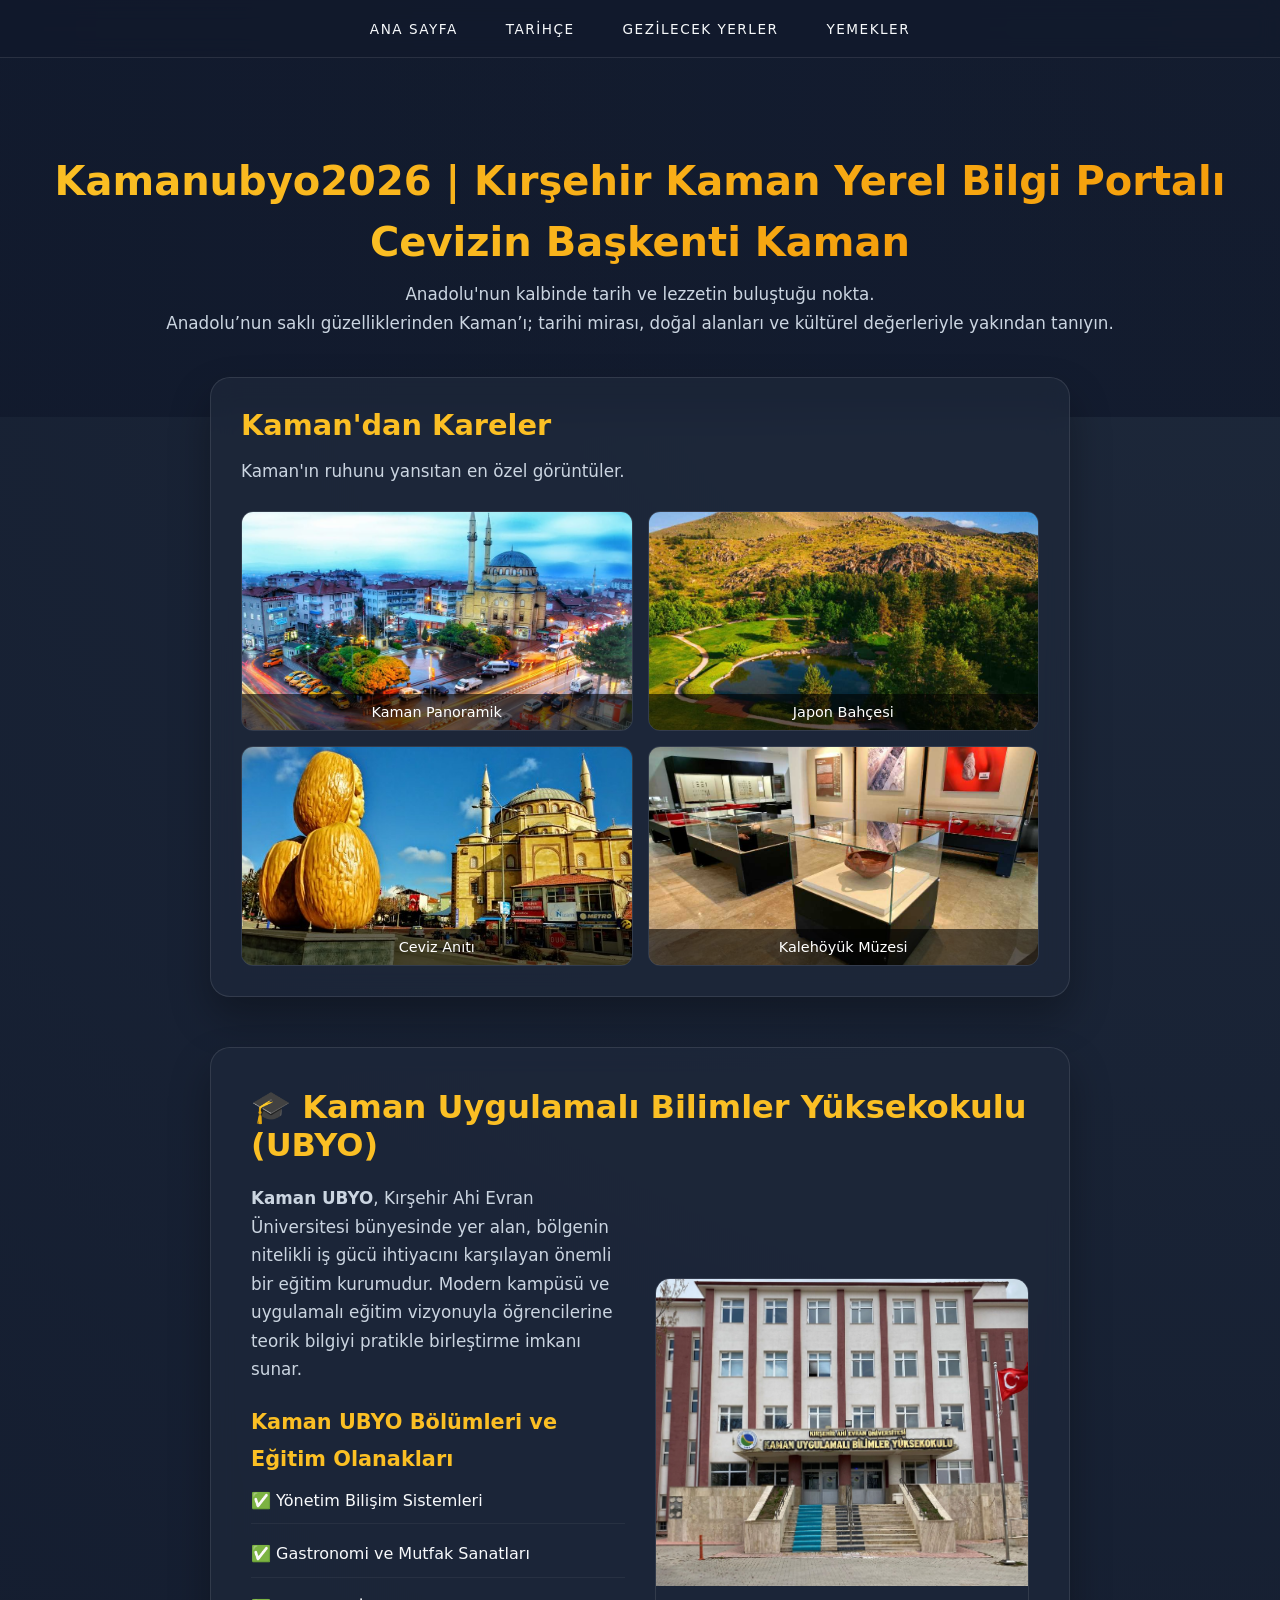
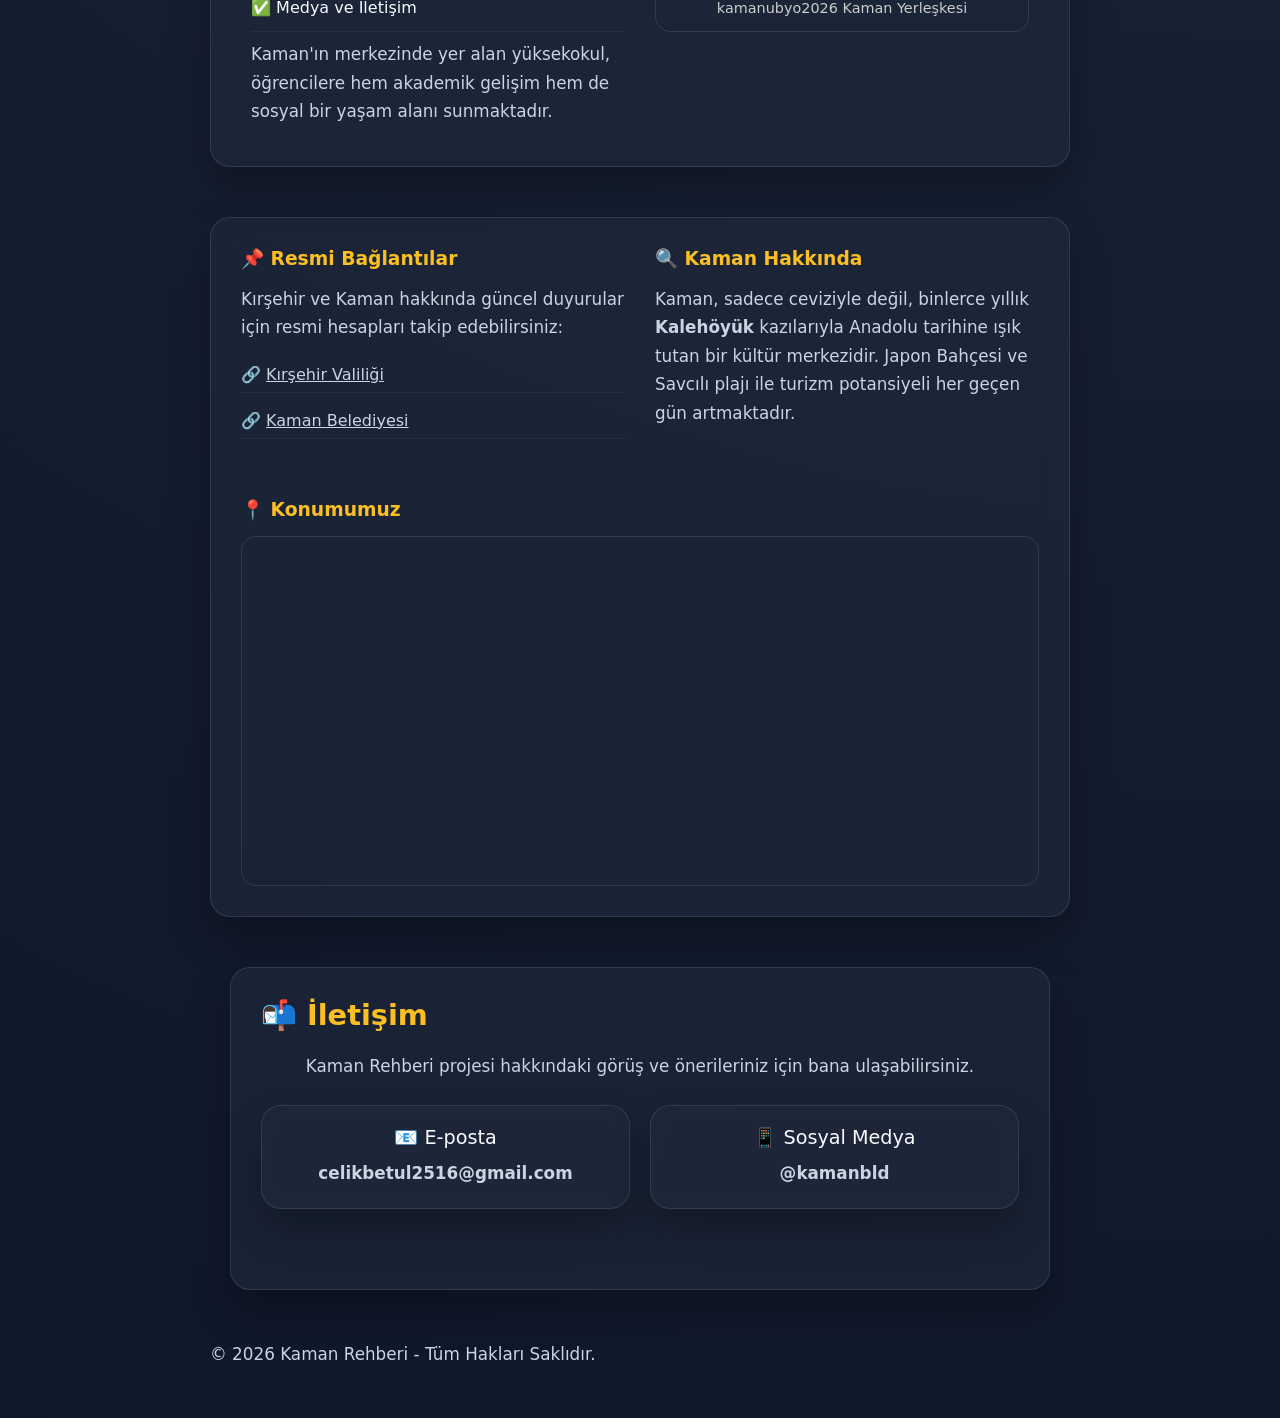
<file: index.html>
<!DOCTYPE html>
<html lang="tr">
<head>
    <meta charset="UTF-8">
    <meta name="viewport" content="width=device-width, initial-scale=1.0">
    <title>Kamanubyo2026 | Kırşehir Kaman Yerel Bilgi Portalı</title>
    <meta name="description" content="kamanubyo2026 hakkında en güncel bilgiler, Kırşehir Kaman bölgesinin yerel rehberi, Kaman Uygulamalı Bilimler Yüksekokulu sosyal imkanları hakkında tüm detaylı içeriklere buradan ulaşın.">
    <meta name="keywords" content="kamanubyo2026, Kaman, Kırşehir, Kamanubyo, Kaman Uygulamalı Bilimler,  Kaman Gezi Rehberi">
    <meta name="author" content="kamanubyo2026">
    <link rel="icon" href="favicon.png" type="image/png">
    <link rel="stylesheet" href="style.css">
</head>
<body>
    <header>
        <nav>
            <ul>
                <li><a href="index.html">Ana Sayfa</a></li>
                <li><a href="tarih.html">Tarihçe</a></li>
                <li><a href="gezilecek-yerler.html">Gezilecek Yerler</a></li>
                <li><a href="yemekler.html">Yemekler</a></li>
            </ul>
        </nav>
    </header>

    <main>
        <section class="hero">
            <h1>Kamanubyo2026 | Kırşehir Kaman Yerel Bilgi Portalı</h1>
            <h1>Cevizin Başkenti Kaman</h1>
            <p>Anadolu'nun kalbinde tarih ve lezzetin buluştuğu nokta.</p>
            <p class="hero-text">
Anadolu’nun saklı güzelliklerinden Kaman’ı; tarihi mirası, doğal alanları ve kültürel değerleriyle yakından tanıyın.
</p>
        </section>

        <section class="container">
            <div class="glass-card">
                <h2>Kaman'dan Kareler</h2>
                <p>Kaman'ın ruhunu yansıtan en özel görüntüler.</p>
                
                <div class="image-gallery">
                    <div class="gallery-item">
                        <img src="kaman.jpg" alt="Kaman Genel Manzarası">
                        <div class="overlay">Kaman Panoramik</div>
                    </div>

                    <div class="gallery-item">
                        <img src="japon.jpg" alt="Kaman Japon Bahçesi">
                        <div class="overlay">Japon Bahçesi</div>
                    </div>

                    <div class="gallery-item">
                        <img src="kaman-cevizi.jpg" alt="Kaman Ceviz Anıtı">
                        <div class="overlay">Ceviz Anıtı</div>
                    </div>

                    <div class="gallery-item">
                        <img src="müze.jpg" alt="Kaman Kalehöyük Arkeoloji Müzesi">
                        <div class="overlay">Kalehöyük Müzesi</div>
                    </div>
                </div> </div> </section> 
                <section id="ubyo" class="container" style="margin-top: 50px;">
    <div class="glass-card" style="padding: 40px;">
        <h2 style="color: var(--primary); margin-bottom: 20px; font-size: 2rem;">🎓 Kaman Uygulamalı Bilimler Yüksekokulu (UBYO)</h2>
        
        <div style="display: grid; grid-template-columns: repeat(auto-fit, minmax(300px, 1fr)); gap: 30px; align-items: center;">
            <div class="text-content" style="text-align: left; line-height: 1.8;">
                <p><strong>Kaman UBYO</strong>, Kırşehir Ahi Evran Üniversitesi bünyesinde yer alan, bölgenin nitelikli iş gücü ihtiyacını karşılayan önemli bir eğitim kurumudur. Modern kampüsü ve uygulamalı eğitim vizyonuyla öğrencilerine teorik bilgiyi pratikle birleştirme imkanı sunar.</p>
                
                <h3 style="color: var(--primary); font-size: 1.3rem; margin-top: 20px;">Kaman UBYO Bölümleri ve Eğitim Olanakları</h3>
                <ul style="list-style: none; padding-left: 0;">
                    <li style="margin-bottom: 8px;">✅ Yönetim Bilişim Sistemleri</li>
                    <li style="margin-bottom: 8px;">✅ Gastronomi ve Mutfak Sanatları</li>
                    <li style="margin-bottom: 8px;">✅ Medya ve İletişim</li>
                </ul>
                <p>Kaman'ın merkezinde yer alan yüksekokul, öğrencilere hem akademik gelişim hem de sosyal bir yaşam alanı sunmaktadır.</p>
            </div>

            <div style="border-radius: 15px; overflow: hidden; border: 1px solid rgba(255,255,255,0.1);">
                <img src="ubyo.jpeg" alt="kamanubyo2026 Uygulamalı Bilimler Yüksekokulu Kampüsü" style="width: 100%; height: auto; display: block;">
                <p style="text-align: center; padding: 10px; font-size: 0.9rem; color: #ccc;">kamanubyo2026 Kaman Yerleşkesi</p>
            </div>
        </div>
    </div>
</section>
            <!-- SEO ve Sosyal Medya Alanı -->
        <section class="container" style="margin-top: 40px;">
           <div class="glass-card" style="display: grid; grid-template-columns: repeat(auto-fit, minmax(280px, 1fr)); gap: 30px; text-align: left;">
            
            <!-- Resmi Bağlantılar -->
            <div class="info-box">
                <h3 style="color: var(--primary); margin-bottom: 15px;">📌 Resmi Bağlantılar</h3>
                <p>Kırşehir ve Kaman hakkında güncel duyurular için resmi hesapları takip edebilirsiniz:</p>
                <ul style="list-style: none; padding-top: 15px;">
                    <li style="margin-bottom: 10px;">🔗 <a href="http://www.kirsehir.gov.tr/" target="_blank" style="color: #cbd5e1; text-decoration: underline;">Kırşehir Valiliği</a></li>
                    <li style="margin-bottom: 10px;">🔗 <a href="https://www.kaman.bel.tr/" target="_blank" style="color: #cbd5e1; text-decoration: underline;">Kaman Belediyesi</a></li>
                </ul>
            </div>

            <!-- SEO Bilgi Alanı -->
            <div class="info-box">
                <h3 style="color: var(--primary); margin-bottom: 15px;">🔍 Kaman Hakkında</h3>
                <p>Kaman, sadece ceviziyle değil, binlerce yıllık <strong>Kalehöyük</strong> kazılarıyla Anadolu tarihine ışık tutan bir kültür merkezidir. Japon Bahçesi ve Savcılı plajı ile turizm potansiyeli her geçen gün artmaktadır.</p>
            </div>

            <!-- Google Haritalar (Harita kodu ve hizalaması düzeltildi) -->
            <div class="info-box" style="grid-column: 1 / -1; margin-top: 20px;">
                <h3 style="color: var(--primary); margin-bottom: 15px;">📍 Konumumuz</h3>
                <div style="width: 100%; height: 350px; border-radius: 15px; overflow: hidden; border: 1px solid rgba(255,255,255,0.1);">
                    <iframe 
                        src="https://www.google.com/maps/embed?pb=!1m18!1m12!1m3!1d3100.485145667468!2d33.7200!3d39.3562!2m3!1f0!2f0!3f0!3m2!1i1024!2i768!4f13.1!3m3!1m2!1s0x14d436ec08337a7f%3A0xc3160c91834164b3!2sKaman%2C%20K%C4%B1r%C5%9fehir!5e0!3m2!1str!2str!4v1715000000000!5m2!1str!2str" 
                        width="100%" 
                        height="100%" 
                        style="border:0;" 
                        allowfullscreen="" 
                        loading="lazy">
                    </iframe>
                </div>
            </div>
        </div> <!-- glass-card burada kapandığı için her şey kutunun içinde kalacak -->
<section id="iletisim" class="container" style="margin-top: 40px; margin-bottom: 40px;">
        <div class="glass-card" style="text-align: center; padding: 30px;">
            <h2 style="color: var(--primary); margin-bottom: 20px; font-size: 1.8rem;">📬 İletişim</h2>
            <p style="color: #cbd5e1; margin-bottom: 25px;">Kaman Rehberi projesi hakkındaki görüş ve önerileriniz için bana ulaşabilirsiniz.</p>
            
         <div class="contact-grid" style="display: flex; justify-content: center; gap: 20px; flex-wrap: wrap; margin-top: 20px;">
    
    <!-- E-posta Kartı -->
    <div class="glass-card contact-item" style="flex: 1; min-width: 250px; max-width: 400px; padding: 20px; text-align: center;">
        <a href="mailto:celikbetul2516@gmail.com" style="text-decoration: none; color: inherit;">
            <span style="display: block; font-size: 1.2rem; margin-bottom: 10px;">📧 E-posta</span>
            <p style="margin: 0; font-weight: bold;">celikbetul2516@gmail.com</p>
        </a>
    </div>

    <!-- Sosyal Medya Kartı -->
    <div class="glass-card contact-item" style="flex: 1; min-width: 250px; max-width: 400px; padding: 20px; text-align: center;">
        <a href="https://www.instagram.com/kamanbld" target="_blank" style="text-decoration: none; color: inherit;">
            <span style="display: block; font-size: 1.2rem; margin-bottom: 10px;">📱 Sosyal Medya</span>
            <p style="margin: 0; font-weight: bold;">@kamanbld</p>
        </a>
    </div>

</div>
        </a>
    </div>
</div>
        </div>
    </section>
    <footer>
        <p>&copy; 2026 Kaman Rehberi - Tüm Hakları Saklıdır.</p>
    </footer>
</body>
</html>
</file>
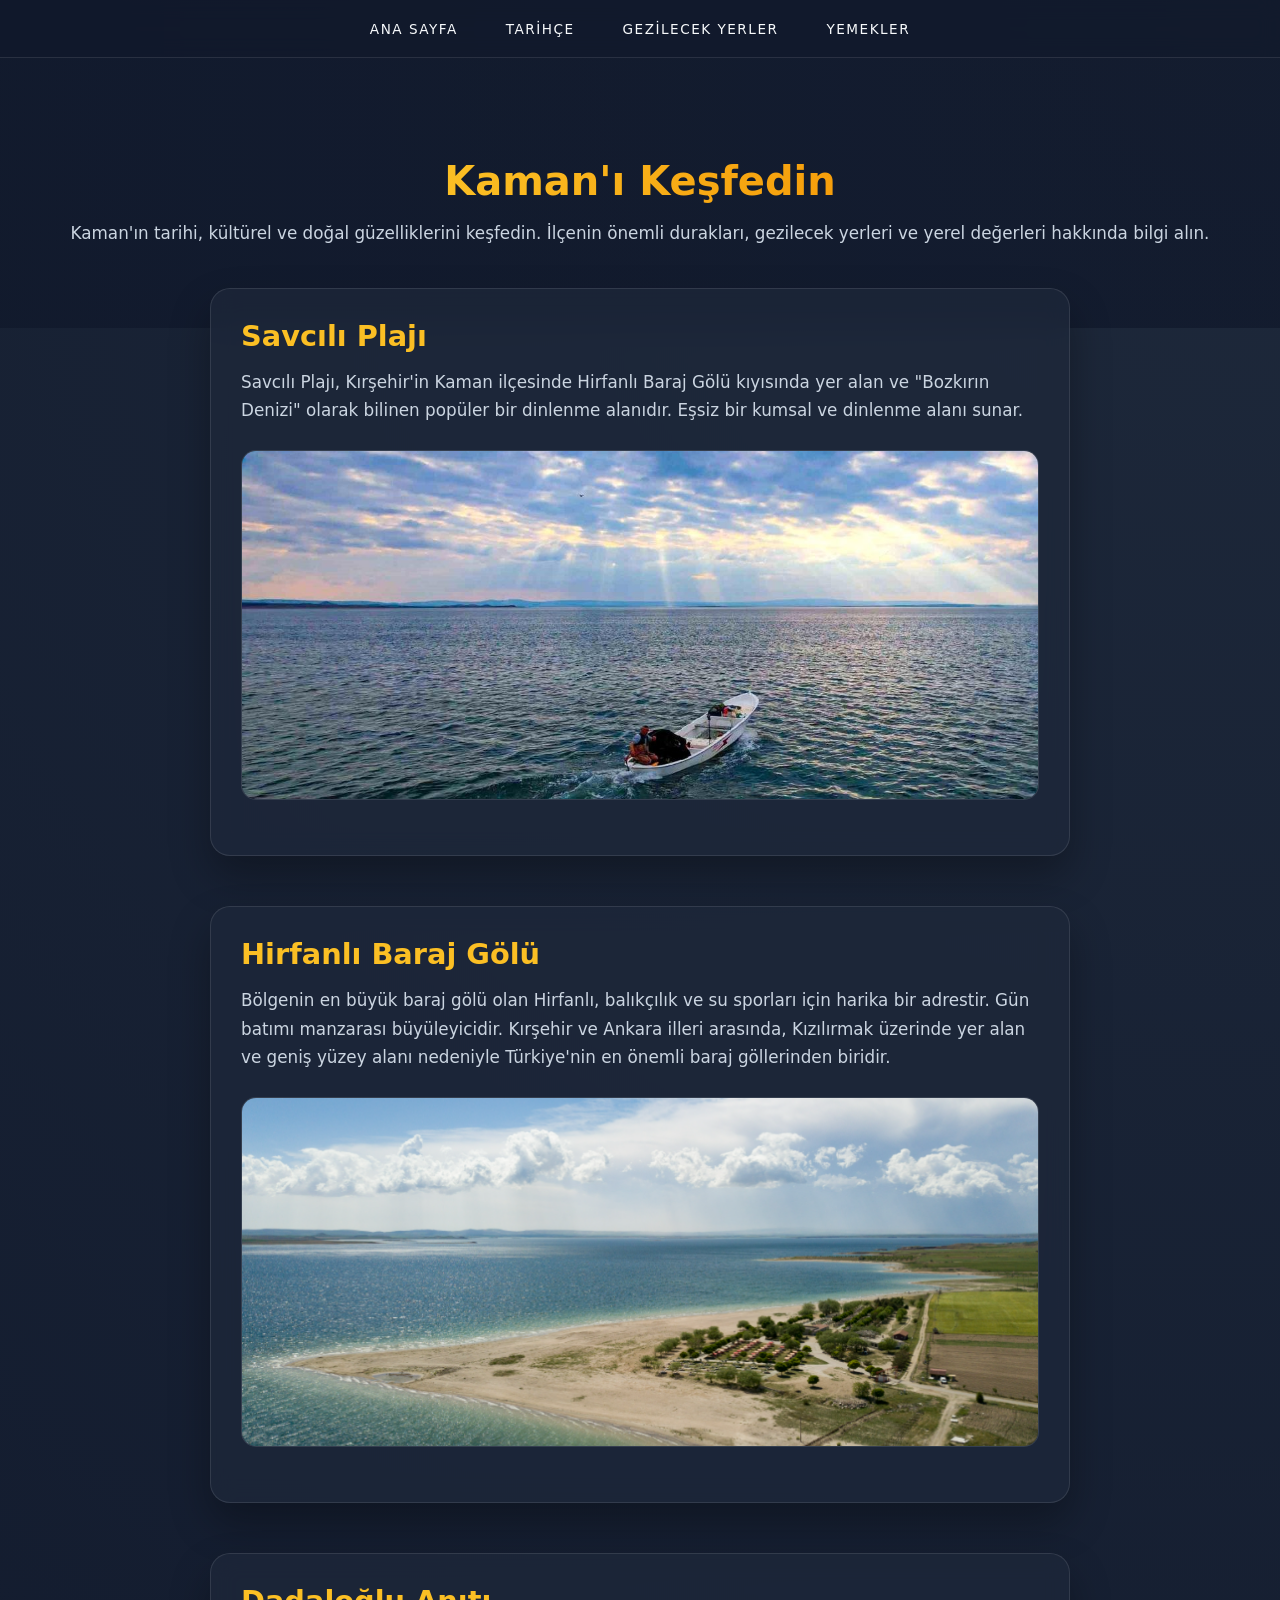
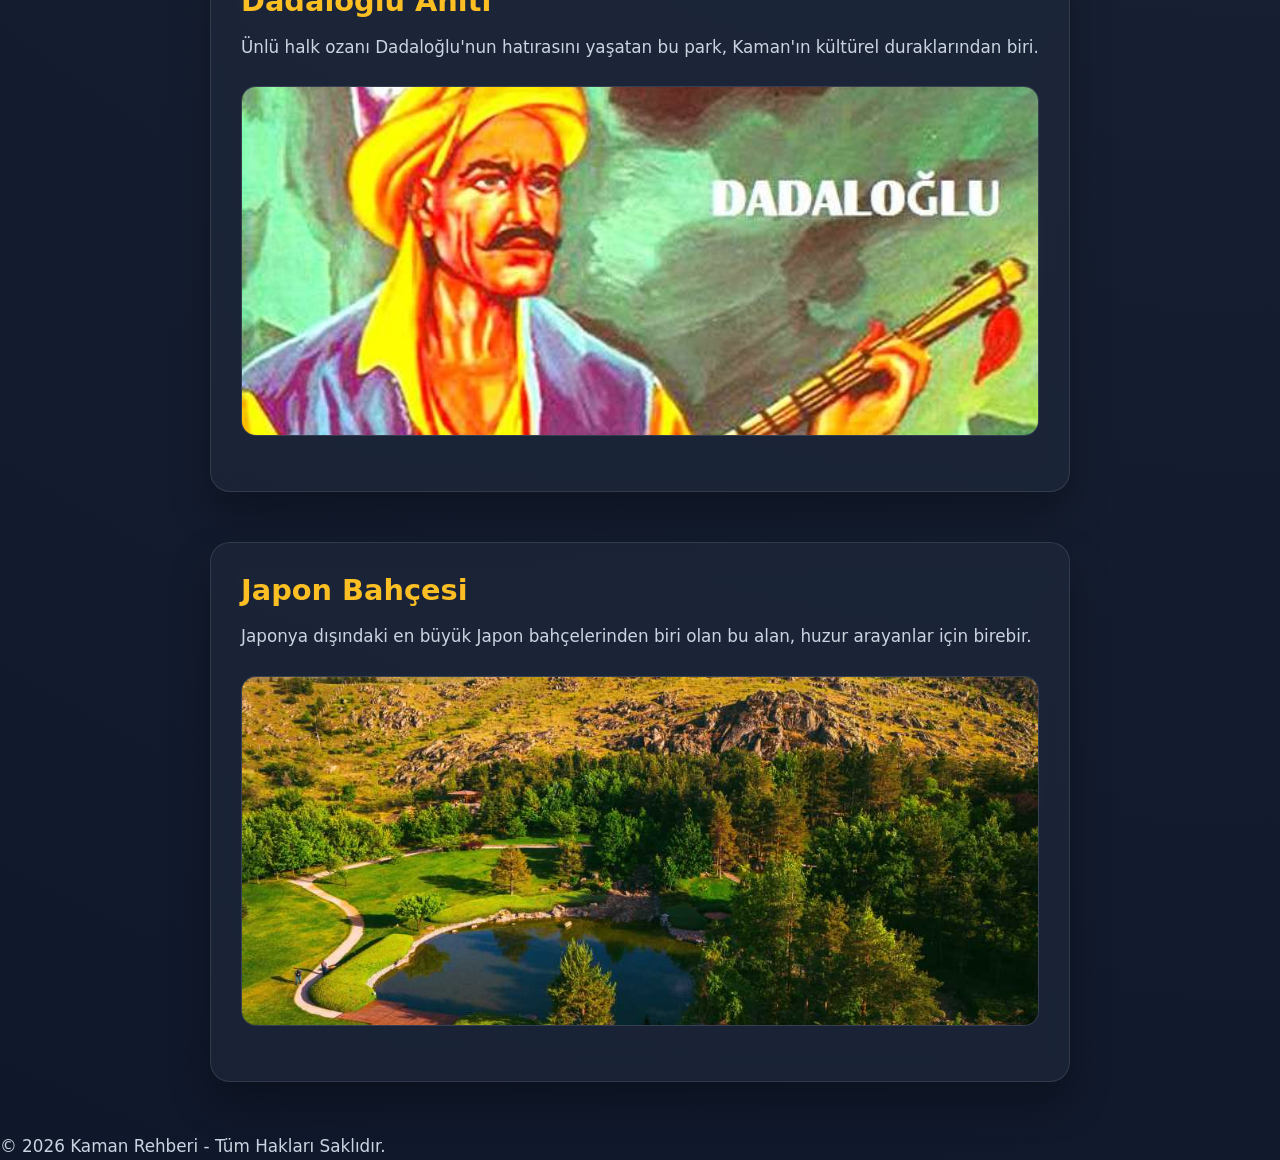
<file: gezilecek-yerler.html>
<!DOCTYPE html>
<html lang="tr">
<head>
    <meta charset="UTF-8">
    <meta name="viewport" content="width=device-width, initial-scale=1.0">
    <title>Gezilecek Yerler | Kaman Rehberi</title>
    <link rel="icon" href="favicon.png" type="image/png">
    <link rel="stylesheet" href="style.css">
</head>
<body>
    <header>
        <nav>
            <ul>
                <li><a href="index.html">Ana Sayfa</a></li>
                <li><a href="tarih.html">Tarihçe</a></li>
                <li><a href="gezilecek-yerler.html">Gezilecek Yerler</a></li>
                <li><a href="yemekler.html">Yemekler</a></li>
            </ul>
        </nav>
    </header>

    <main>
        <section class="hero">
            <h1>Kaman'ı Keşfedin</h1>
            <p>Kaman'ın tarihi, kültürel ve doğal güzelliklerini keşfedin. İlçenin önemli durakları, gezilecek yerleri ve yerel değerleri hakkında bilgi alın.</p>
        </section>

        <section class="container">
            <!-- 1. DURAK -->
            <div class="glass-card">
                <h2>Savcılı Plajı</h2>
                <p>Savcılı Plajı, Kırşehir'in Kaman ilçesinde Hirfanlı Baraj Gölü kıyısında yer alan ve "Bozkırın Denizi" olarak bilinen popüler bir dinlenme alanıdır. Eşsiz bir kumsal ve dinlenme alanı sunar.</p>
                <div class="img-box">
                    <img src="savcili.jpg" alt="Savcılı Plajı">
                </div>
            </div>

            <!-- 2. DURAK -->
            <div class="glass-card">
                <h2>Hirfanlı Baraj Gölü</h2>
                <p>Bölgenin en büyük baraj gölü olan Hirfanlı, balıkçılık ve su sporları için harika bir adrestir. Gün batımı manzarası büyüleyicidir. Kırşehir ve Ankara illeri arasında, Kızılırmak üzerinde yer alan ve geniş yüzey alanı nedeniyle Türkiye'nin en önemli baraj göllerinden biridir.</p>
                <div class="img-box">
                    <img src="hirfanlı.png" alt="Hirfanlı Barajı">
                </div>
            </div>

            <!-- 3. DURAK -->
            <div class="glass-card">
                <h2>Dadaloğlu Anıtı</h2>
                <p>Ünlü halk ozanı Dadaloğlu'nun hatırasını yaşatan bu park, Kaman'ın kültürel duraklarından biri.</p>
                <div class="img-box">
                    <img src="dadaloglu.jpg" alt="Dadaloğlu Anıtı">
                </div>
            </div>

            <!-- 4. DURAK -->
            <div class="glass-card">
                <h2>Japon Bahçesi</h2>
                <p>Japonya dışındaki en büyük Japon bahçelerinden biri olan bu alan, huzur arayanlar için birebir.</p>
                <div class="img-box">
                    <img src="japon.jpg" alt="Kaman Japon Bahçesi">
                </div>
            </div>
        </section>
    </main>

    <footer>
        <p>&copy; 2026 Kaman Rehberi - Tüm Hakları Saklıdır.</p>
    </footer>
</body>
</html>
</file>
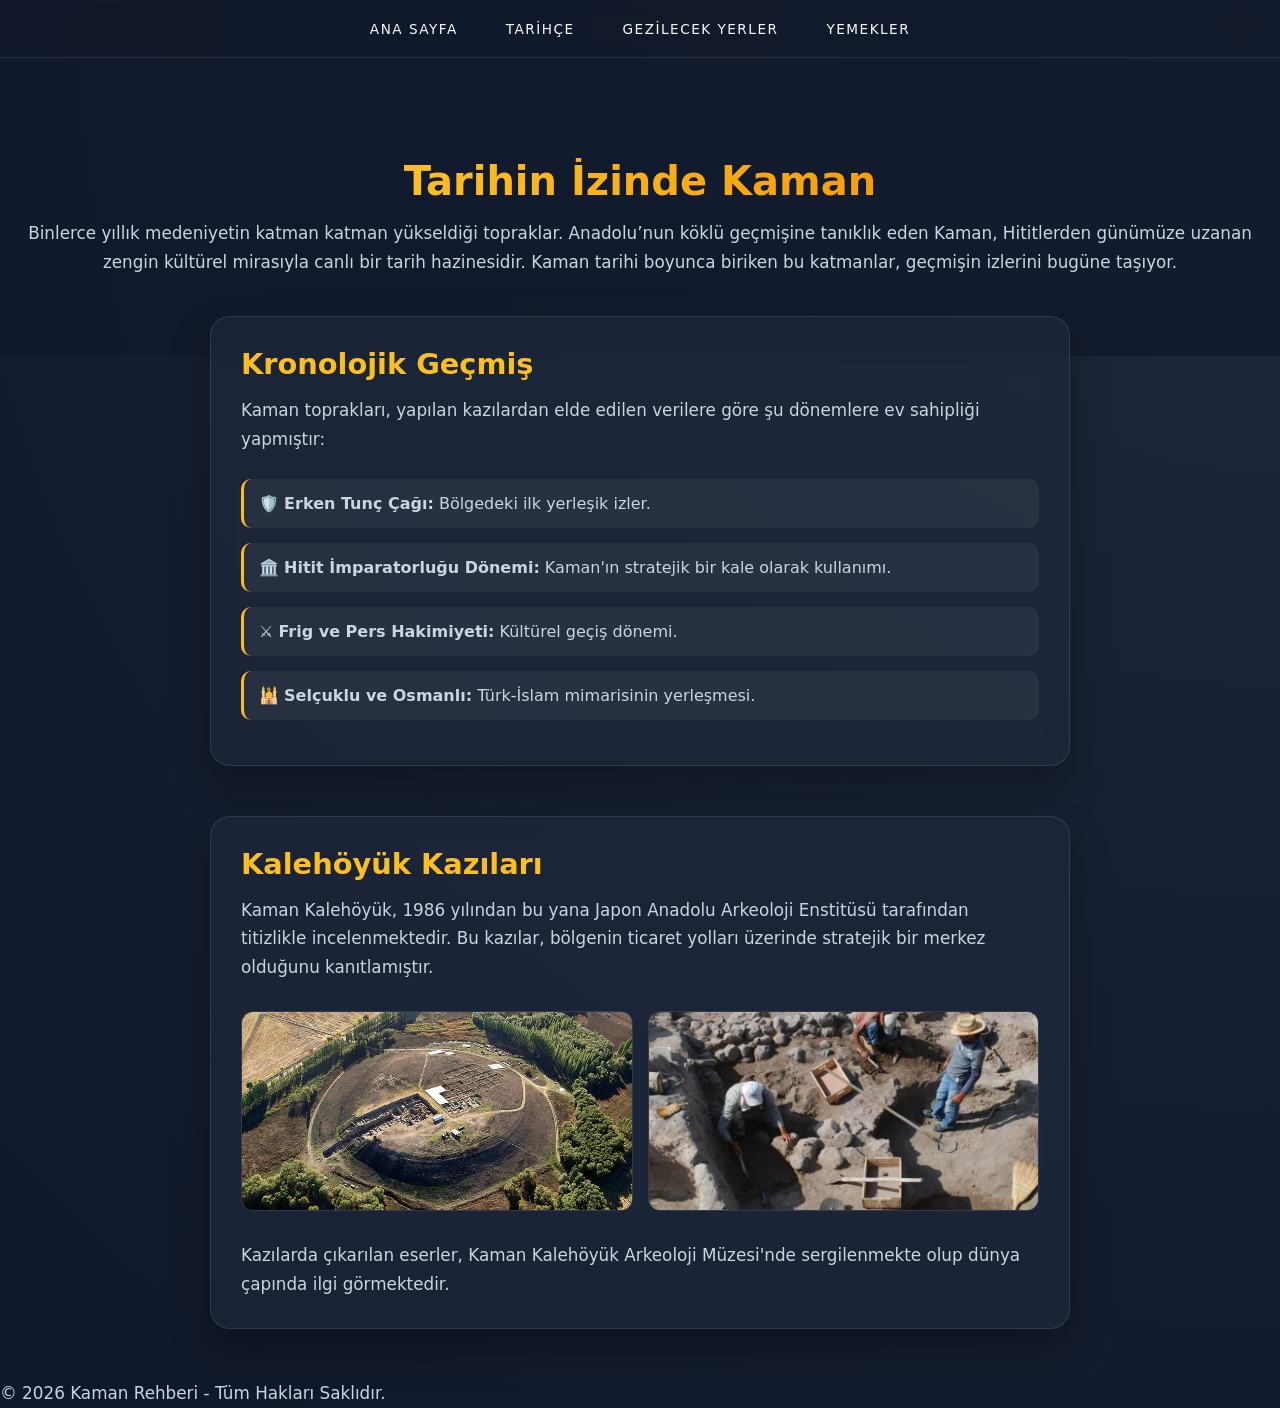
<file: tarih.html>
<!DOCTYPE html>
<html lang="tr">
<head>
    <meta charset="UTF-8">
    <meta name="viewport" content="width=device-width, initial-scale=1.0">
    <title>Kaman Tarihi | Kalehöyük ve Medeniyetler</title>
    <link rel="icon" href="favicon.png" type="image/png">
    <link rel="stylesheet" href="style.css">
</head>
<body>
    <header>
        <nav>
            <ul>
                <li><a href="index.html">Ana Sayfa</a></li>
                <li><a href="tarih.html">Tarihçe</a></li>
                <li><a href="gezilecek-yerler.html">Gezilecek Yerler</a></li>
                <li><a href="yemekler.html">Yemekler</a></li>
            </ul>
        </nav>
    </header>

    <main>
        <section class="hero">
            <h1>Tarihin İzinde Kaman</h1>
            <p>Binlerce yıllık medeniyetin katman katman yükseldiği topraklar. Anadolu’nun köklü geçmişine tanıklık eden Kaman, Hititlerden günümüze uzanan zengin kültürel mirasıyla canlı bir tarih hazinesidir. Kaman tarihi boyunca biriken bu katmanlar, geçmişin izlerini bugüne taşıyor.</p>
        </section>

        <section class="container">
            <div class="glass-card">
                <h2>Kronolojik Geçmiş</h2>
                <p>Kaman toprakları, yapılan kazılardan elde edilen verilere göre şu dönemlere ev sahipliği yapmıştır:</p>
                
                <div class="timeline" style="margin-top: 25px;">
                    <div class="timeline-item">🛡️ <strong>Erken Tunç Çağı:</strong> Bölgedeki ilk yerleşik izler.</div>
                    <div class="timeline-item">🏛️ <strong>Hitit İmparatorluğu Dönemi:</strong> Kaman'ın stratejik bir kale olarak kullanımı.</div>
                    <div class="timeline-item">⚔️ <strong>Frig ve Pers Hakimiyeti:</strong> Kültürel geçiş dönemi.</div>
                    <div class="timeline-item">🕌 <strong>Selçuklu ve Osmanlı:</strong> Türk-İslam mimarisinin yerleşmesi.</div>
                </div>
            </div>

            <div class="glass-card">
                <h2>Kalehöyük Kazıları</h2>
                <p>Kaman Kalehöyük, 1986 yılından bu yana Japon Anadolu Arkeoloji Enstitüsü tarafından titizlikle incelenmektedir. Bu kazılar, bölgenin ticaret yolları üzerinde stratejik bir merkez olduğunu kanıtlamıştır.</p>
                
                <div class="image-gallery" style="margin: 30px 0;">
                    <div class="gallery-item" style="height: 200px;">
                        <img src="kazi1.jpg" alt="Kalehöyük Kazı Alanı 1">
                    </div>
                    <div class="gallery-item" style="height: 200px;">
                        <img src="kazi2.jpg" alt="Kalehöyük Kazı Alanı 2">
                    </div>
                </div>
                
                <p>Kazılarda çıkarılan eserler, Kaman Kalehöyük Arkeoloji Müzesi'nde sergilenmekte olup dünya çapında ilgi görmektedir.</p>
            </div>
        </section>
    </main>

    <footer>
        <p>&copy; 2026 Kaman Rehberi - Tüm Hakları Saklıdır.</p>
    </footer>
</body>
</html>
</file>
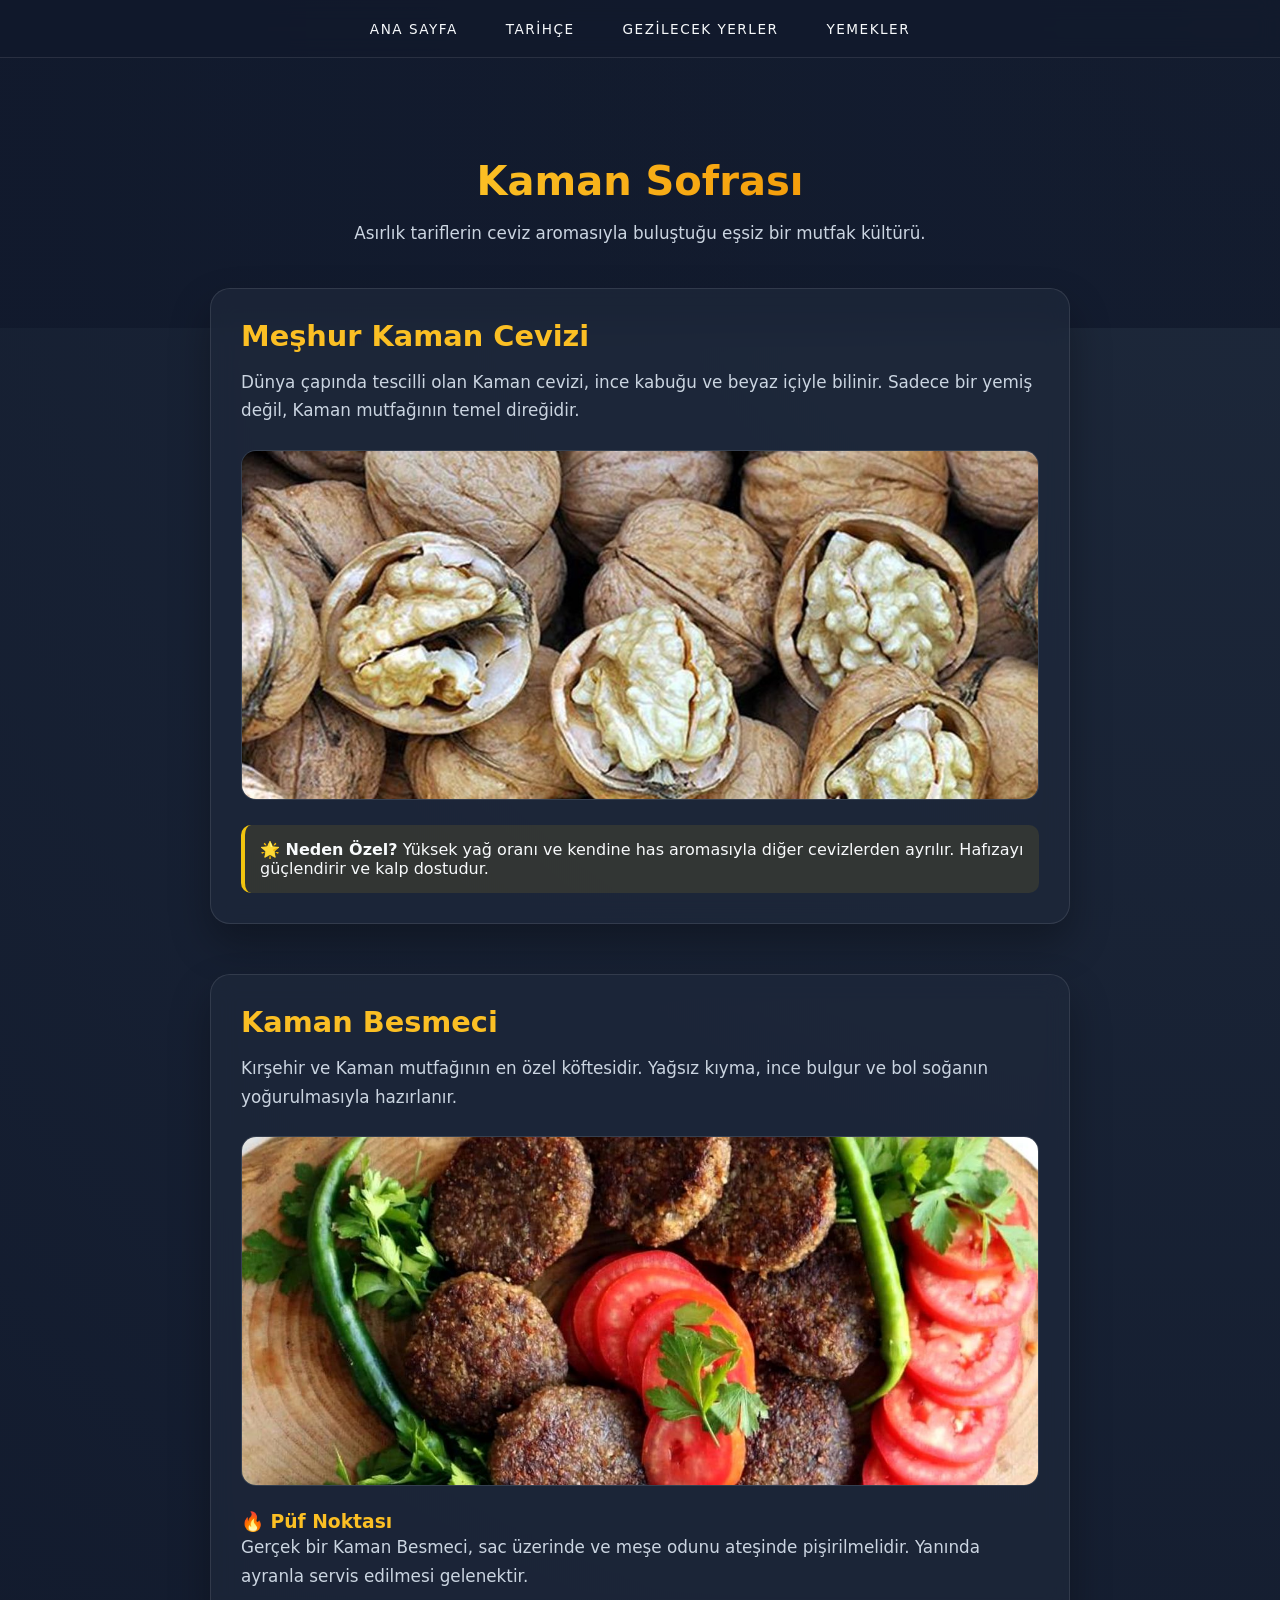
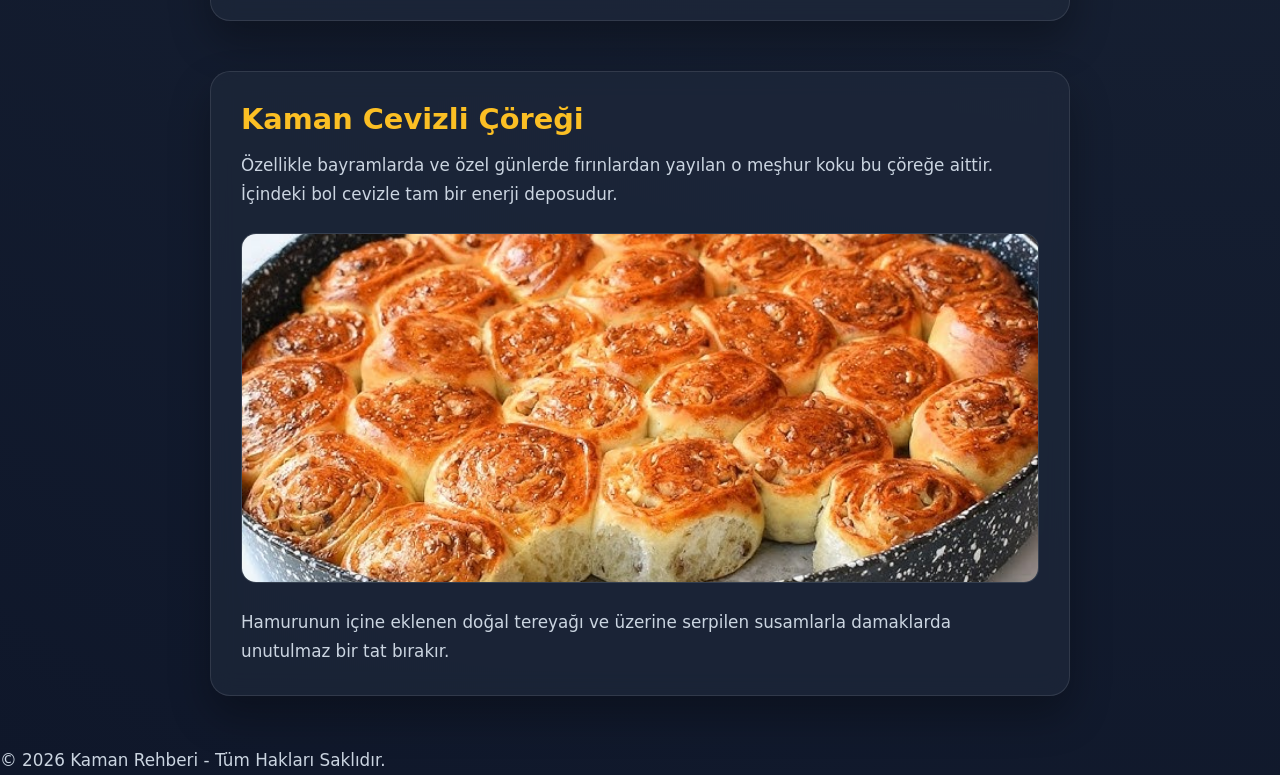
<file: yemekler.html>
<!DOCTYPE html>
<html lang="tr">
<head>
    <meta charset="UTF-8">
    <meta name="viewport" content="width=device-width, initial-scale=1.0">
    <title>Kaman Mutfağı | Yöresel Lezzetler</title>
    <link rel="icon" href="favicon.png" type="image/png">
    <link rel="stylesheet" href="style.css">
</head>
<body>
    <header>
        <nav>
            <ul>
                <li><a href="index.html">Ana Sayfa</a></li>
                <li><a href="tarih.html">Tarihçe</a></li>
                <li><a href="gezilecek-yerler.html">Gezilecek Yerler</a></li>
                <li><a href="yemekler.html">Yemekler</a></li>
            </ul>
        </nav>
    </header>

    <main>
        <section class="hero">
            <h1>Kaman Sofrası</h1>
            <p>Asırlık tariflerin ceviz aromasıyla buluştuğu eşsiz bir mutfak kültürü.</p>
        </section>

        <section class="container">
            <!-- 1. Lezzet: Kaman Cevizi -->
            <div class="glass-card">
                <h2>Meşhur Kaman Cevizi</h2>
                <p>Dünya çapında tescilli olan Kaman cevizi, ince kabuğu ve beyaz içiyle bilinir. Sadece bir yemiş değil, Kaman mutfağının temel direğidir.</p>
                <div class="img-box">
                    <img src="kamancevizi.jpg" alt="Tescilli Kaman Cevizi">
                </div>
                <div style="background: rgba(241, 196, 15, 0.1); padding: 15px; border-radius: 10px; border-left: 4px solid #f1c40f;">
                    <strong>🌟 Neden Özel?</strong> Yüksek yağ oranı ve kendine has aromasıyla diğer cevizlerden ayrılır. Hafızayı güçlendirir ve kalp dostudur.
                </div>
            </div>

            <!-- 2. Lezzet: Kaman Besmeci -->
            <div class="glass-card">
                <h2>Kaman Besmeci</h2>
                <p>Kırşehir ve Kaman mutfağının en özel köftesidir. Yağsız kıyma, ince bulgur ve bol soğanın yoğurulmasıyla hazırlanır.</p>
                <div class="img-box">
                    <img src="besmec.jpg" alt="Kaman Besmeci">
                </div>
                <h3 style="color: var(--primary); margin-top: 20px;">🔥 Püf Noktası</h3>
                <p>Gerçek bir Kaman Besmeci, sac üzerinde ve meşe odunu ateşinde pişirilmelidir. Yanında ayranla servis edilmesi gelenektir.</p>
            </div>

            <!-- 3. Lezzet: Cevizli Çörek -->
            <div class="glass-card">
                <h2>Kaman Cevizli Çöreği</h2>
                <p>Özellikle bayramlarda ve özel günlerde fırınlardan yayılan o meşhur koku bu çöreğe aittir. İçindeki bol cevizle tam bir enerji deposudur.</p>
                <div class="img-box">
                    <img src="corek.jpg" alt="Kaman Cevizli Çörek">
                </div>
                <p>Hamurunun içine eklenen doğal tereyağı ve üzerine serpilen susamlarla damaklarda unutulmaz bir tat bırakır.</p>
            </div>
        </section>
    </main>

    <footer>
        <p>&copy; 2026 Kaman Rehberi - Tüm Hakları Saklıdır.</p>
    </footer>
</body>
</html>
</file>
<file: style.css>
:root {
    --primary: #fbbf24; /* Vurgu Rengi (Altın) */
    --bg-dark: #0f172a; /* Gece Mavisi Arka Plan */
    --card-bg: rgba(30, 41, 59, 0.7); /* Glassmorphism Kartlar */
    --text-main: #f8fafc; /* Ana Yazı Rengi (Fildişi Beyazı) */
    --text-muted: #cbd5e1; /* Yardımcı Yazı Rengi (Hafif Gri) */
}

* {
    margin: 0; padding: 0; box-sizing: border-box;
}

body {
    background: radial-gradient(circle at top right, #1e293b, #0f172a);
    color: var(--text-main);
    font-family: 'Inter', system-ui, sans-serif;
    min-height: 100vh;
}

/* Navigasyon */
nav {
    position: sticky; top: 0;
    backdrop-filter: blur(10px);
    background: rgba(15, 23, 42, 0.8);
    padding: 1.2rem;
    z-index: 1000;
    border-bottom: 1px solid rgba(255,255,255,0.1);
}

nav ul {
    display: flex; justify-content: center; gap: 3rem; list-style: none;
}

nav a {
    color: var(--text-main);
    text-decoration: none;
    text-transform: uppercase;
    letter-spacing: 1.5px;
    font-size: 0.85rem;
    transition: 0.4s;
}

nav a:hover {
    color: var(--primary);
    text-shadow: 0 0 10px rgba(251, 191, 36, 0.5);
}

  .hero {
    padding: 100px 0 80px 0; /* Üstten 100px, alttan 80px boşluk vererek dengeledik */
    display: flex; 
    flex-direction: column;
    justify-content: center; 
    align-items: center;
    text-align: center;
    background: linear-gradient(rgba(15, 23, 42, 0.7), rgba(15, 23, 42, 0.7));
}

.hero h1 {
    font-size: 2.5rem; /* Başlığı daha kibar bir boyuta çektik */
    margin-bottom: 15px; /* Yazının altındaki boşluğu hafif artırdık */
    background: linear-gradient(to right, #fbbf24, #f59e0b);
    -webkit-background-clip: text;
    -webkit-text-fill-color: transparent;
}

/* İçerik Konteynırı */
.container {
    max-width: 900px; /* Çok yayılmaması için daralttık */
    margin: -40px auto 50px;
    padding: 0 20px;
}

.glass-card {
    background: var(--card-bg);
    backdrop-filter: blur(12px);
    border: 1px solid rgba(255,255,255,0.1);
    border-radius: 20px;
    padding: 30px;
    box-shadow: 0 20px 40px rgba(0,0,0,0.3);
}

h2 {
    color: var(--primary);
    margin-bottom: 15px;
    font-size: 1.8rem;
    display: flex;
    align-items: center;
    gap: 10px;
}

p { 
    font-size: 1.05rem; 
    line-height: 1.7; 
    color: var(--text-muted); /* Yazı artık sarı değil, daha düzgün bir beyaz/gri */
}

/* --- GALERİ DÜZENLEMESİ (2 RESİM YAN YANA VE KÜÇÜK) --- */
.image-gallery {
    display: grid;
    grid-template-columns: 1fr 1fr; /* Sadece 2 sütun yapar */
    gap: 15px;
    margin-top: 25px;
}

.gallery-item {
    height: 220px; /* Boyutları küçülttük */
    position: relative;
    overflow: hidden;
    border-radius: 12px;
    border: 1px solid rgba(255,255,255,0.1);
}

.gallery-item img {
    width: 100%;
    height: 100%;
    object-fit: cover;
    transition: transform 0.5s ease;
}

.gallery-item:hover img {
    transform: scale(1.1);
}

.overlay {
    position: absolute;
    bottom: 0; left: 0; right: 0;
    padding: 10px;
    background: rgba(0,0,0,0.6);
    color: white;
    font-size: 0.9rem;
    text-align: center;
}
.glass-card ul li {
    padding: 8px 0;
    border-bottom: 1px solid rgba(255, 255, 255, 0.05);
}
/* --- TARİH SAYFASI ÖZEL DÜZENLEMELERİ --- */

/* Kartların altına boşluk ekler, sayfayı ferahlatır */
.glass-card {
    margin-bottom: 50px; 
}

/* Resim kutusunun üst ve alt boşluğunu ayarlar */
.img-box {
    margin: 30px 0;
}

/* Kronolojik maddeleri kutu içine alır ve aralarını açar */
.timeline-item {
    padding: 15px;
    background: rgba(255, 255, 255, 0.05);
    border-radius: 10px;
    margin-bottom: 15px;
    border-left: 3px solid var(--primary);
    color: #cbd5e1;
    font-size: 1rem;
}
/* MOBİL DÜZENLEMELER (Ekran 768px'den küçükse) */
@media (max-width: 768px) {
    nav ul {
        flex-direction: column; /* Menü elemanlarını alt alta dizer */
        gap: 1rem;
        text-align: center;
    }

    .hero h1 {
        font-size: 2.2rem; /* Başlığı mobilde biraz küçültür */
    }

    .container {
        margin-top: 20px; /* Üst boşluğu mobilde daraltır */
        padding: 0 10px;
    }

    .glass-card {
        padding: 20px; /* Kart iç boşluğunu mobilde azaltır */
    }
    
    .image-gallery {
        grid-template-columns: 1fr; /* Mobilde resimleri tek sütun yapar */
    }
}
@media (max-width: 600px) {
    nav ul {
        flex-direction: column; /* Menüyü dikey yapar */
        gap: 1rem;
        padding: 10px 0;
    }
    
    nav a {
        font-size: 0.8rem;
        letter-spacing: 1px;
    }
}
/* Gezilecek Yerler Resim Kutusu Düzenlemesi */
.img-box {
    width: 100%;
    height: 350px; /* Tüm resimlerin yüksekliğini buraya sabitledik */
    background: #1e293b;
    border-radius: 15px;
    margin: 25px 0;
    overflow: hidden;
    border: 1px solid rgba(255, 255, 255, 0.1);
}

.img-box img {
    width: 100%;
    height: 100%;
    object-fit: cover; /* RESMİ EZMEDEN KUTUYA SIĞDIRAN KRİTİK KOMUT */
    transition: transform 0.5s ease;
}

/* Üzerine gelince hafif büyüme efekti */
.img-box:hover img {
    transform: scale(1.05);
}

/* Mobil cihazlar için yükseklik ayarı (Resimler çok uzun durmasın diye) */
@media (max-width: 768px) {
    .img-box {
        height: 250px;
    }
}
</file>
